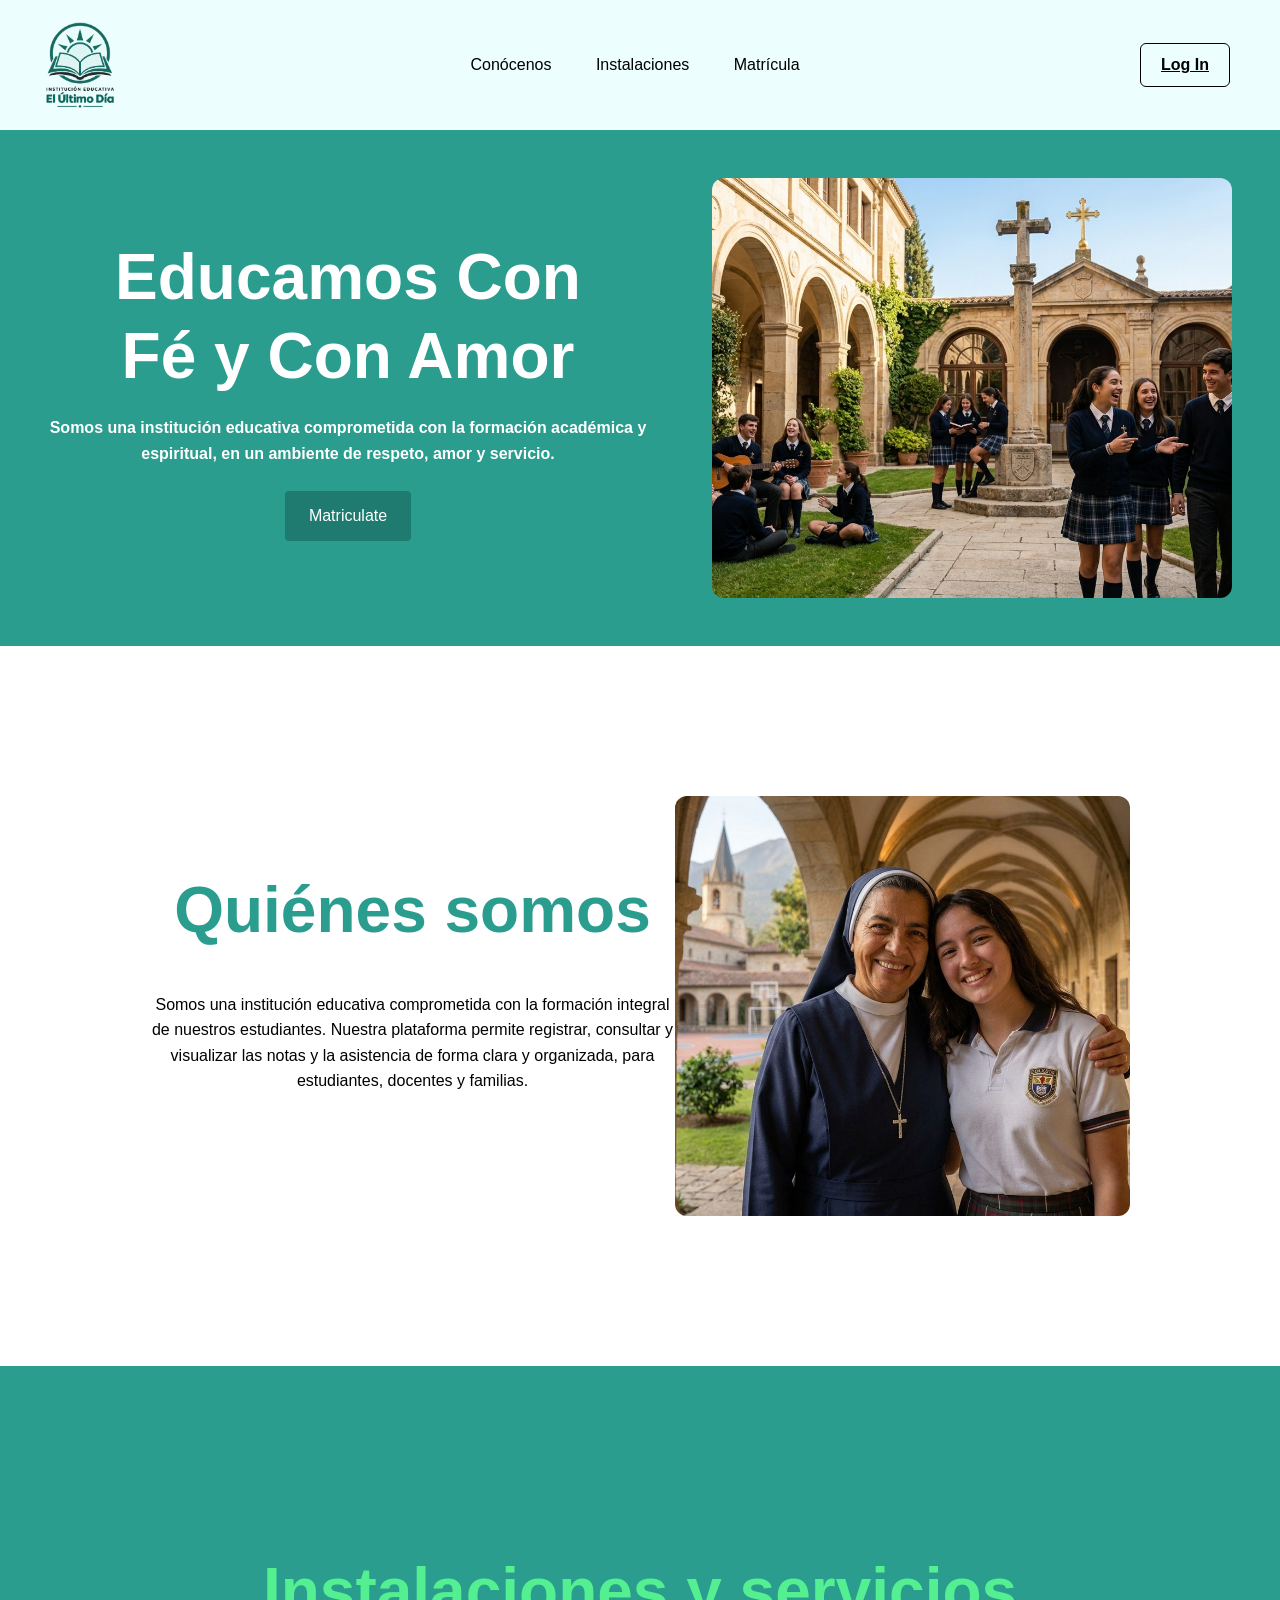
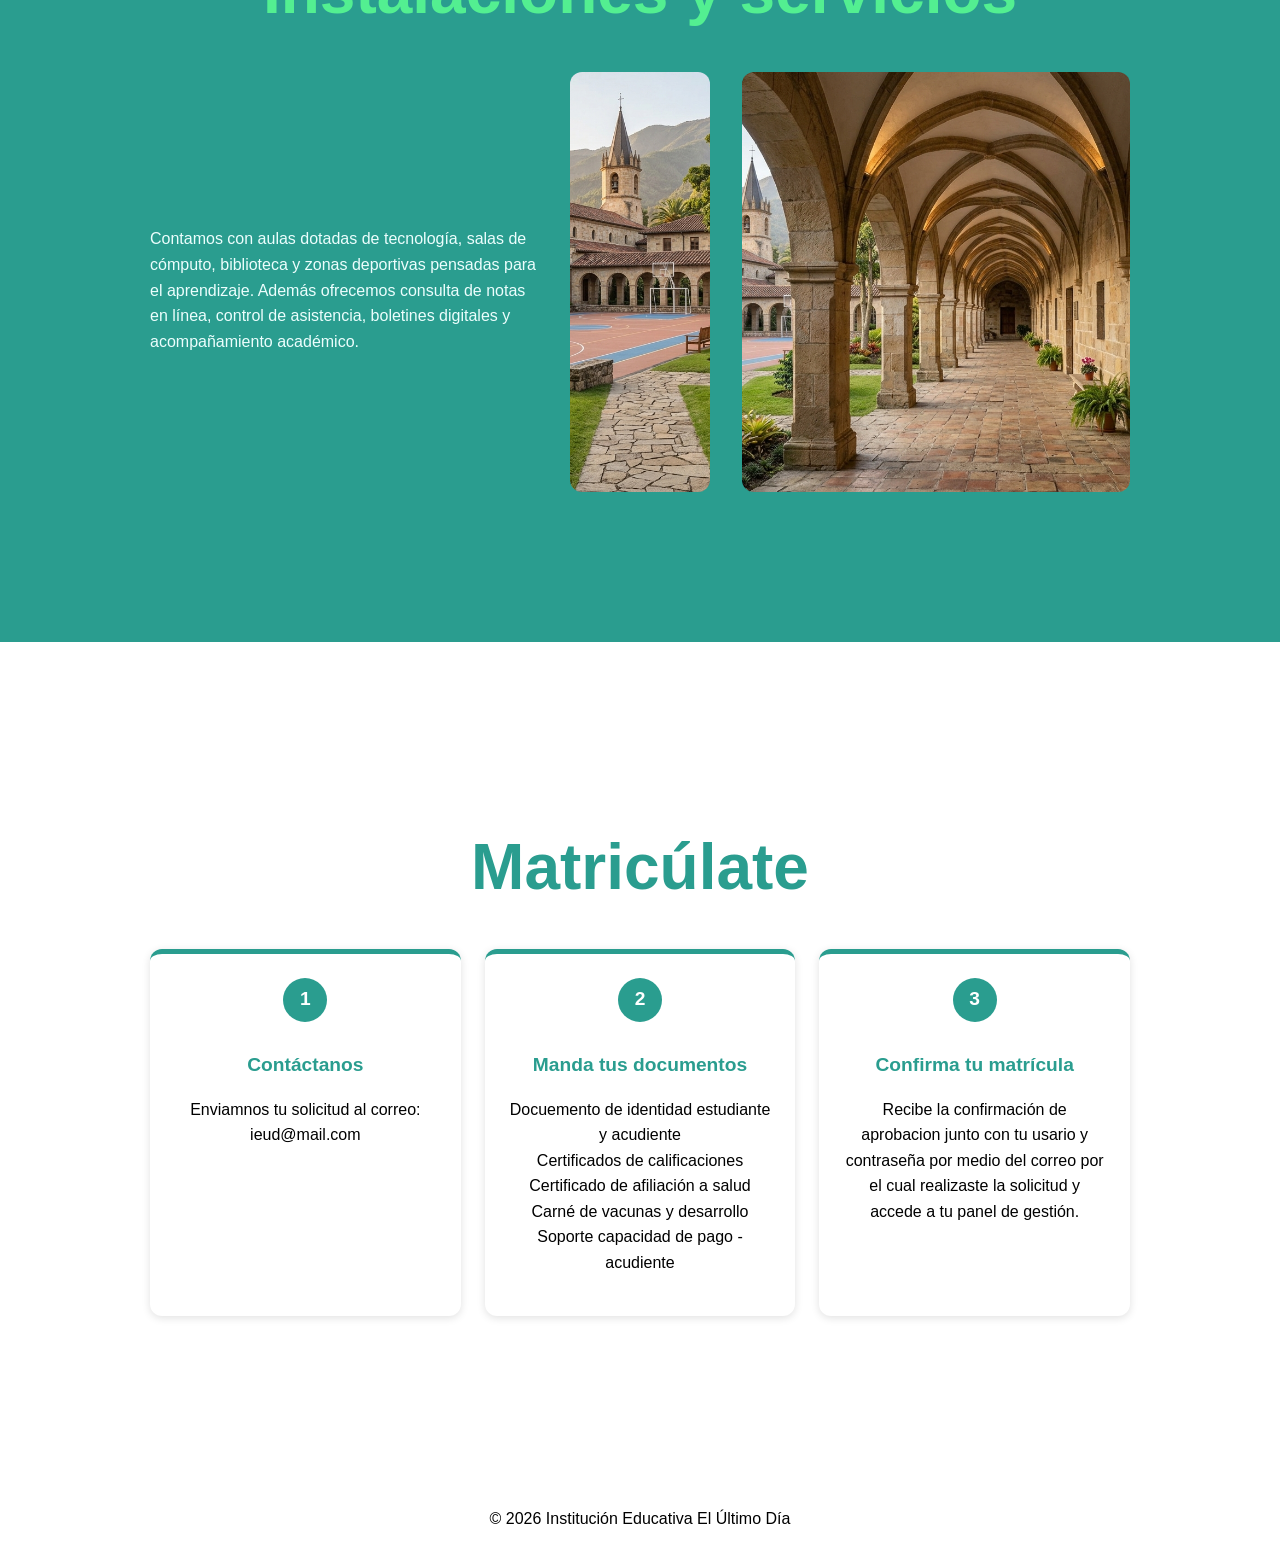
<file: index.html>
<!DOCTYPE html>
<html lang="en">
<head>
    <meta charset="UTF-8">
    <meta name="viewport" content="width=device-width, initial-scale=1.0">
    <link rel="stylesheet" href="style.css">
    <title>Inicio</title>
</head>
<body>
    <header class="navbar">
        <a href="#inicio" class="logo"><img src="imagenes/logo.png" alt="logo"></a>
        <nav class="opciones">
        <a href="#conocenos">Conócenos</a>
        <a href="#instalaciones">Instalaciones</a>
        <a href="#matricula">Matrícula</a>
        </nav>
        <a href="login.html" class="btn-login">Log In</a>
    </header>
   <main>
    <section id="inicio" class="hero">
      <div class="hero-texto">
        <h1>Educamos Con</h1>
        <h1>Fé y Con Amor</h1>
        <h2 class="hero-sub">Somos una institución educativa comprometida con la formación académica y espiritual, en un ambiente de respeto, amor y servicio.</h2>

        <a href="#matricula" class="btn-matriculate">Matriculate</a> 
      </div>

  <div class="hero-imagen">
    <img src="imagenes/estudiantes1.jpeg" alt="Estudiantes de la institución">
  </div>
</section>
    

    <section id="conocenos" class="seccion">
      
        <div class="division-img">
            <div class="conocenos-grid">
                <h2>Quiénes somos</h2>
                <p class="conocenos-grid">Somos una institución educativa comprometida con la formación integral de nuestros estudiantes. Nuestra plataforma permite registrar, consultar y visualizar las notas y la asistencia de forma clara y organizada, para estudiantes, docentes y familias.</p>
            </div>
            <div class="hero-imagen">
            <img src="imagenes/estudiantes2.jpeg" alt="Estudiante con Maestra">
            </div>
        </div>
    </section>

    <section id="instalaciones" class="seccion seccion-alt">
      <h2>Instalaciones y servicios</h2>
      <div class="instalaciones-grid">
        <p class="p2">Contamos con aulas dotadas de tecnología, salas de cómputo, biblioteca y zonas deportivas pensadas para el aprendizaje. Además ofrecemos consulta de notas en línea, control de asistencia, boletines digitales y acompañamiento académico.</p> 
         <div class="hero-imagen">
    <img src="imagenes/colegio1.jpeg" alt="Vista del colegio">
  </div>
   <div class="hero-imagen">
    <img src="imagenes/colegio2.jpeg" alt="Estudiantes de la institución">
  </div>
    </section>

    <section id="matricula" class="seccion">
      <h2>Matricúlate</h2>
      <ol class="pasos">
        <li class="paso">
          <span class="numero">1</span>
          <h3>Contáctanos</h3>
          <p class="p3">Enviamnos tu solicitud al correo: ieud@mail.com</p>
        </li>
        <li class="paso">
          <span class="numero">2</span>
          <h3>Manda tus documentos</h3>
          <p><ul>
                <li>
                    Docuemento de identidad estudiante y acudiente
                </li>

                <li>
                    Certificados de calificaciones
                </li>

                <li>
                    Certificado de afiliación a salud
                </li>

                <li>
                    Carné de vacunas y desarrollo
                </li>

                <li>
                    Soporte capacidad de pago - acudiente
                </li>
            </ul></p>
        </li>
        <li class="paso">
          <span class="numero">3</span>
          <h3>Confirma tu matrícula</h3>
          <p class="p3">Recibe la confirmación de aprobacion junto con tu usario y contraseña por medio del correo por el cual realizaste la solicitud y accede a tu panel de gestión.</p>
        </li>
      </ol>
    </section>
  </main>

  <footer class="pie">
    <p class="p3">&copy; 2026 Institución Educativa El Último Día</p>
  </footer>

</body>
</html>
</file>
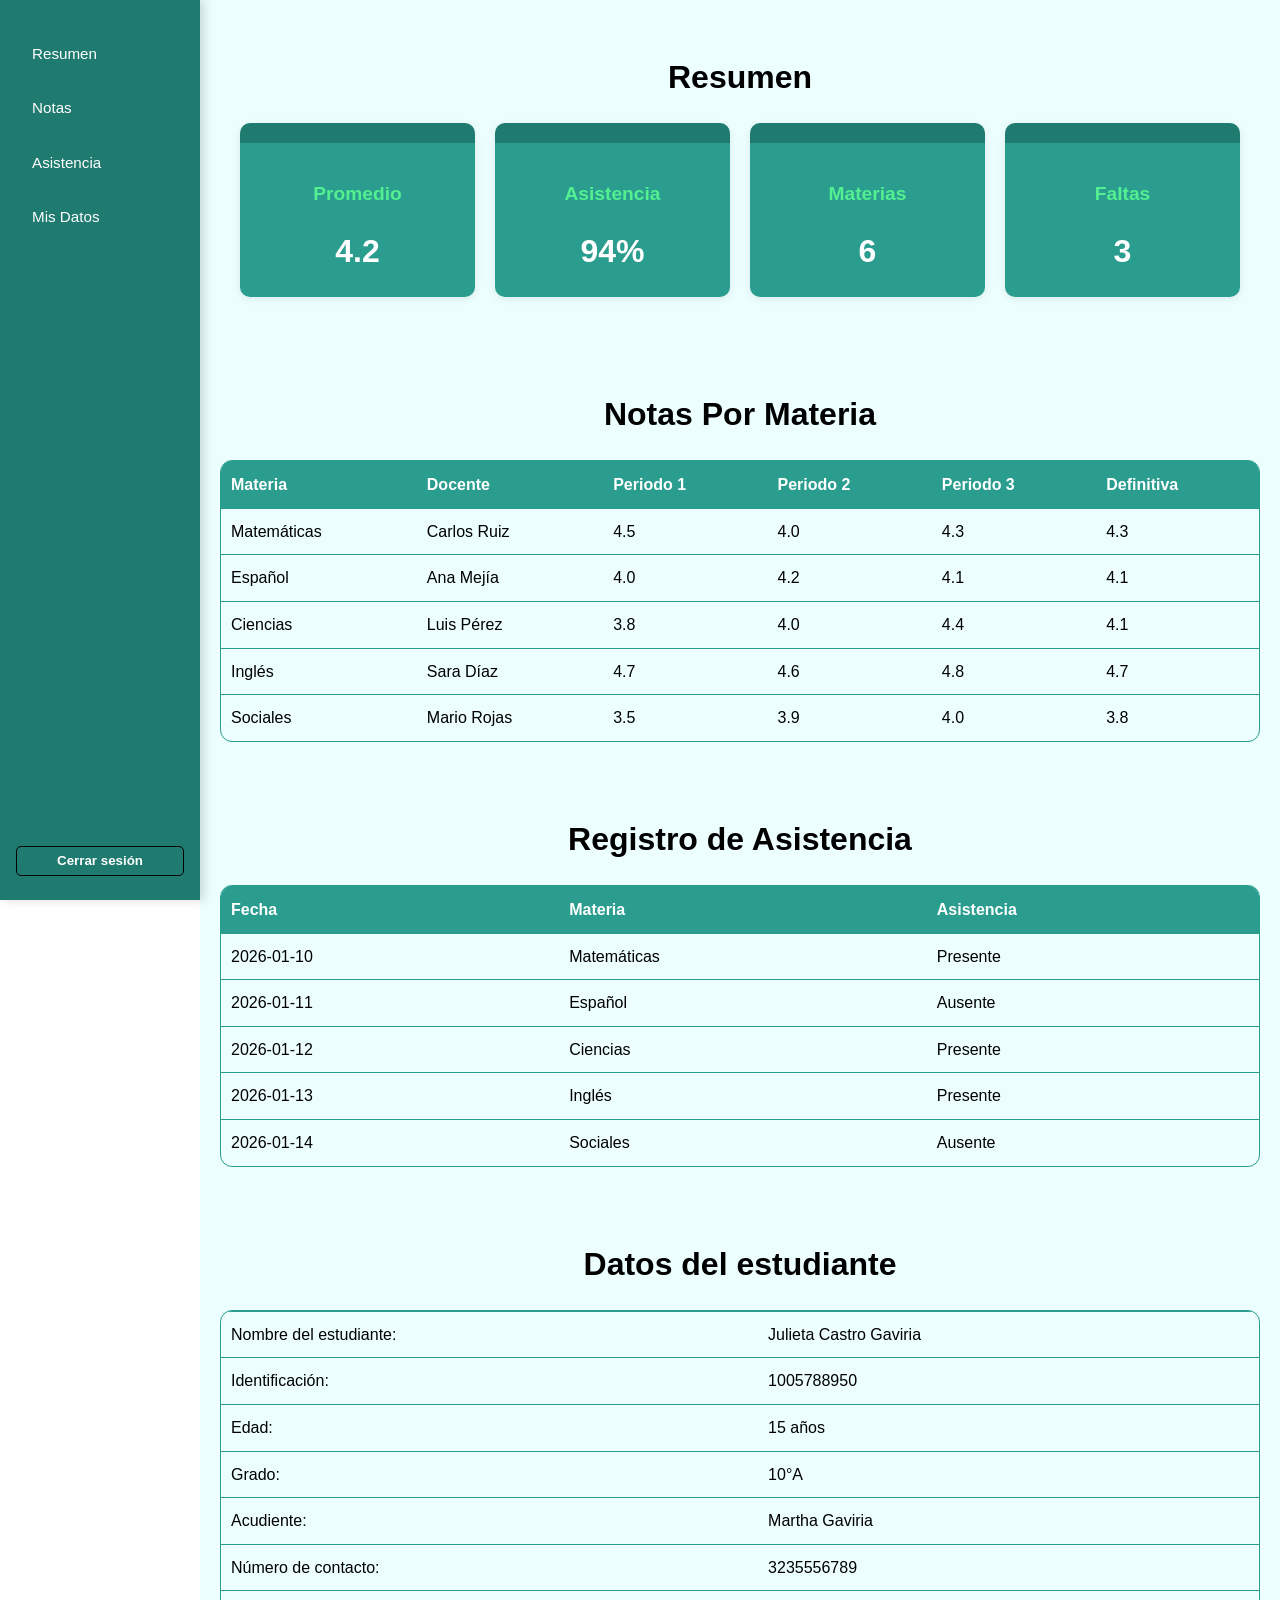
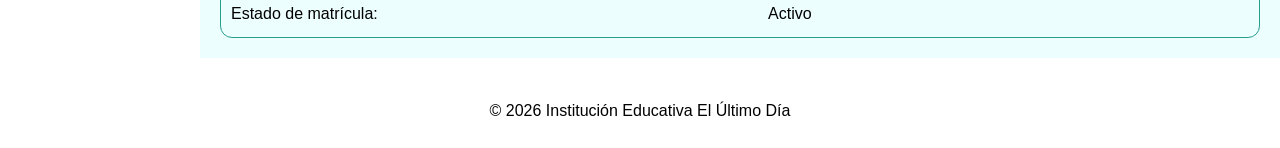
<file: admin.html>
<!DOCTYPE html>
<html lang="en">
<head>
    <meta charset="UTF-8">
    <meta name="viewport" content="width=device-width, initial-scale=1.0">
    <link rel="stylesheet" href="style.css">
    <title>Panel de administración</title>
</head>
<body>
    <header>
    <aside class="sidebar">
        <div class="sidebar-links">
        <ul>
            <li><a href="#resumen">Resumen</a></li>
            <li><a href="#notas">Notas</a></li>
            <li><a href="#asistencia">Asistencia</a></li>
            <li><a href="#datos">Mis Datos</a></li>
        </ul>
        </div>
        <button onclick="location.href='login.html'" class="btn-cerrar-sesion"> Cerrar sesión</button>
    </aside>
    </header>
    <main></main>
    <section id="resumen" class="content-admin">
        <h2>Resumen</h2>
        <div class="tarjetas">
            <article class="tarjeta"><h3>Promedio</h3><p class="dato">4.2</p></article>
            <article class="tarjeta"><h3>Asistencia</h3><p class="dato">94%</p></article>
            <article class="tarjeta"><h3>Materias</h3><p class="dato">6</p></article>
            <article class="tarjeta"><h3>Faltas</h3><p class="dato">3</p></article>
        </div>
    </section>
    <section class="content-admin" id="notas">
        <h2>Notas Por Materia</h2>
    <table>
        <thead>
          <tr><th>Materia</th><th>Docente</th><th>Periodo 1</th><th>Periodo 2</th><th>Periodo 3</th><th>Definitiva</th></tr>
        </thead>
        <tbody>
          <tr><td>Matemáticas</td><td>Carlos Ruiz</td><td>4.5</td><td>4.0</td><td>4.3</td><td>4.3</td></tr>
          <tr><td>Español</td><td>Ana Mejía</td><td>4.0</td><td>4.2</td><td>4.1</td><td>4.1</td></tr>
          <tr><td>Ciencias</td><td>Luis Pérez</td><td>3.8</td><td>4.0</td><td>4.4</td><td>4.1</td></tr>
          <tr><td>Inglés</td><td>Sara Díaz</td><td>4.7</td><td>4.6</td><td>4.8</td><td>4.7</td></tr>
          <tr><td>Sociales</td><td>Mario Rojas</td><td>3.5</td><td>3.9</td><td>4.0</td><td class="alerta">3.8</td></tr>
        </tbody>
    </table>
    </section>
    <section class="content-admin" id="asistencia">
        <h2>Registro de Asistencia</h2>
        <table>
            <thead>
                <tr><th>Fecha</th><th>Materia</th><th>Asistencia</th></tr>
            </thead>
            <tbody>
                <tr><td>2026-01-10</td><td>Matemáticas</td><td>Presente</td></tr>
                <tr><td>2026-01-11</td><td>Español</td><td>Ausente</td></tr>
                <tr><td>2026-01-12</td><td>Ciencias</td><td>Presente</td></tr>
                <tr><td>2026-01-13</td><td>Inglés</td><td>Presente</td></tr>
                <tr><td>2026-01-14</td><td>Sociales</td><td>Ausente</td></tr>
            </tbody>
        </table>
    </section>

    <section class="content-admin" id="datos">
        <h2>Datos del estudiante</h2>
        <table>
            <tbody>
                <tr><td>Nombre del estudiante:</td><td>Julieta Castro Gaviria</td></tr>
                <tr><td>Identificación: </td><td>1005788950</td></tr>
                <tr><td>Edad: </td><td>15 años</td></tr>
                <tr><td>Grado: </td><td>10°A</td></tr>
                <tr><td>Acudiente:</td><td>Martha Gaviria</td></tr>
                <tr><td>Número de contacto:</td><td>3235556789</td></tr>
                <tr><td>Estado de matrícula:</td><td>Activo</td></tr>
            </tbody>
        </table>
    </section>
      <footer class="pie">
    <p class="p3">&copy; 2026 Institución Educativa El Último Día</p>
  </footer>
</body>
</html>
</file>
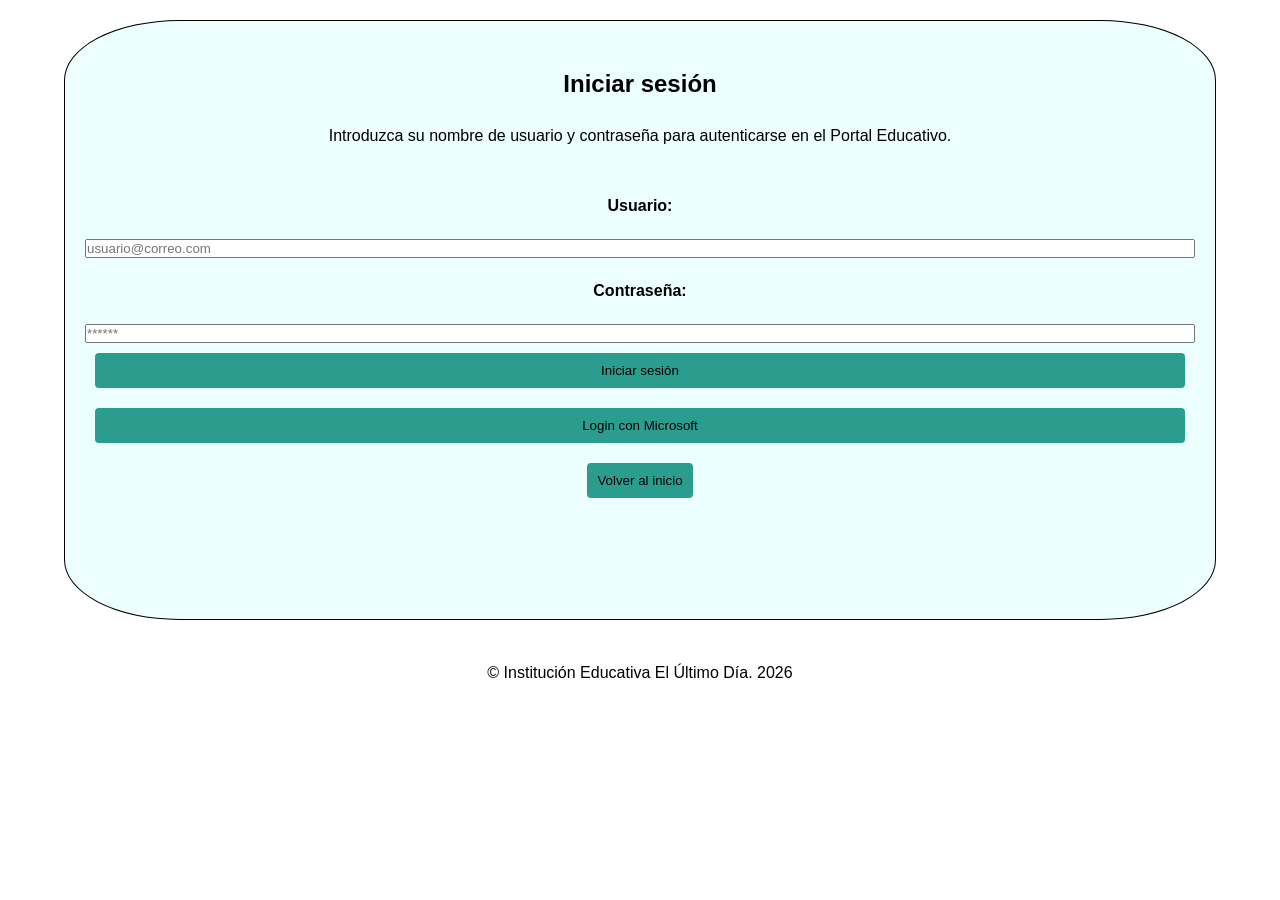
<file: login.html>
<!DOCTYPE html>
<html lang="en">
<head>
    <meta charset="UTF-8">
    <meta name="viewport" content="width=device-width, initial-scale=1.0">
    <link rel="stylesheet" href="style.css">
    <title>Inicio de sesión</title>
</head>
<body>
    <div class="login-container">
        <h2>Iniciar sesión</h2>
        <p>Introduzca su nombre de usuario y contraseña para autenticarse en el Portal Educativo.</p>
        <form action="admin.html" method="post">
            <label for="email">Usuario:</label>
            <input type="email" id="email" name="email" placeholder="usuario@correo.com" required>

            <label for="password">Contraseña:</label>
            <input type="password" id="password" name="password" placeholder="******" required>

            <button onclick="location.href='admin.html'" type="submit" class="inicio-sesion">Iniciar sesión</button>
            <button type="Login con Microsoft" class="inicio-sesion">Login con Microsoft</button>
        </form>
        <button onclick="location.href='index.html'" class="btn-login">Volver al inicio</button>
    </div>

    <footer class="pie">
        <p class="p3">&copy; Institución Educativa El Último Día. 2026</p>
    </footer>
</body>
</html>
</file>
<file: style.css>
/*estilos bases*/
* {
    margin: 0;
    padding: 0;
    box-sizing: border-box;
}

:root {
    --BaseColor1: #1f7a6f;
    --BaseColor2: #2a9d8f;
    --BaseColor4: #ecfefd;
    --letrasBase1: #FFFFFF;
    --letrasBase4: #000000;
    --BotonPrimario: #53ef91 ;
    --BotonSecundario: #E63946;
}

html {
    font-family: Arial, sans-serif;
    font-size: 16px;
    scroll-behavior: smooth;
}

body {
    line-height: 1.6;
}

h1 {
    color: var(--letrasBase1);
    font-size: 2rem;
    text-align: center;
    margin-top: 2rem;
}

h2 {
    color: var(--letrasBase1);
    font-size: 1.5rem;
    text-align: center;
    margin-top: 1.5rem;
}

h3 {
    color: var(--letrasBase4);
    font-size: 1.2rem;
    text-align: center;
    margin-top: 1rem;
}

p {
    color: var(--letrasBase4);
    font-size: 1rem;
    text-align: left;
    margin-top: 1rem;
}

a {
    color: var(--letrasBase4);
    text-decoration: underline;
}

ul,ol {
    list-style: none;
}

img, picture, video, canvas, svg {
    max-width: 100%;
    display: block;
}

.logo{
    margin-left: -1.25rem;
    display: flex;
    width: 6.25rem;
    height: fit-content;
}

.sidebar {
    display: flex;
    flex-direction: column;
    background-color: var(--BaseColor1);
    padding: 1.5rem 1rem;                 
    overflow-y: auto;
    height: 100%;
    width: 12.5rem;
    position: fixed;
    top: 0;
    left: 0;
    box-shadow: 4px 0 10px rgba(0, 0, 0, 0.15); 
}

.sidebar a {
    color: var(--letrasBase1);
    text-decoration: none;
    font-size: 0.95rem;
    font-weight: 500;
    padding: 0.75rem 1rem;
    margin: 0.375rem 0;
    border-radius: 8px;
    display: flex;
    align-items: center;
}

.sidebar-links {
    display: flex;
    flex-direction: column;
    width: 100%;
}

.sidebar a:hover{
    color: var(--BotonPrimario);
}

.navbar {
    display:flex;
    justify-content:space-between;
    align-items: center;
    background-color: var(--BaseColor4);
    padding: 0.9375rem 3.125rem;
    position: sticky;
    top: 0;
    z-index: 100;
}

.opciones a {
    display: inline-block;
    color: var(--letrasBase4);
    text-decoration: none;
    margin: 1.25rem;
}

.opciones a:hover {
    color: var(--BotonSecundario);
}

table {
    width: 100%;
    border-collapse: separate;
    border-spacing: 0;
    margin-top: 1.25rem;
    border-radius: 12px;
    overflow: hidden;
    border: 1px solid var(--BaseColor2);
}

table th,
table td {
    padding: 0.625rem;
    text-align: left;
    border-top: 1px solid var(--BaseColor2);
}

thead {
    background-color: var(--BaseColor2);
    color: var(--letrasBase1);
}

.btn-cerrar-sesion {
    padding: 0.5em 1.25em;
    background-color: var(--BaseColor1);
    border: 2px solid var(--BaseColor3); border-radius: 6px;
    color: var(--letrasBase1); font-weight: bold;
    border: 1px solid var(--letrasBase4);
    cursor: pointer;
    border-radius: 5px;
    margin-top: auto; 
    border: 1px solid var(--letrasBase4);
}

.btn-cerrar-sesion:hover {
    background-color: var(--BaseColor1);
}

.btn-login {
    display: inline-block;
    padding: 0.5em 1.25em;
    border: 2px solid var(--BaseColor3); border-radius: 6px;
    color: var(--BaseColor3); font-weight: bold;
    border: 1px solid var(--letrasBase4);
}

.btn-login:hover { background: var(--BaseColor3); color: var(--BaseColor1); }

.p2 {
    color: var(--BaseColor4);
}

.p3 {
    text-align: center;
 }

.pie { 
    padding: 1.5rem; 
    text-align: center; 
    background: var(--letrasBase1); 
    color: var(--letrasBase1); 
}

/*Estilos Mariana*/

.btn-matriculate{
    display: block;
    width: max-content;
    margin: 1.25rem auto 0 auto;
    background-color: var(--BaseColor1);
    color: var(--letrasBase1);
    border: none;
    text-decoration: none;
    padding: 0.75em 1.5em;
    cursor: pointer;
    border-radius: 5px;
    border: 1px solid var(--BaseColor2);
}

.btn-matriculate:hover {
    background: var(--BotonPrimario); 
    color: var(--letrasBase4); 
}

.matricula-div {
    align-content: center;
    display: flex;
    justify-content: center; 
    align-items: center;
} 
 
.hero {
    display: flex; 
    align-items: center;
    justify-content: space-between;
    min-height: 30rem; padding: 3rem;
    background: var(--BaseColor2);
    color: var(--letrasBase1);
}

.hero-texto {
    max-width: 37.5rem;
}

.hero h1 {
    font-size: 4rem;
    line-height: 1.1;
    margin: 0.5rem 0;
    color: var(--letrasBase1);
}

.hero .hero-sub {
    font-size: 1rem;
    margin-bottom: 1.5rem;
    color: var(--letrasBase1);
}

.hero-imagen img {
  width: 100%;
  max-width: 32.5rem;
  height: 26.25rem;
  object-fit: cover;
  border-radius: 12px;
}

.seccion { 
    padding: 9.375rem; 
    margin: 0 auto;
    display: block;
}

.seccion h2 {
    font-size: 4rem;
    margin-bottom: 1.875rem;
    color: var(--BaseColor2);
}

.division-img {
    display: flex;
    justify-content: space-between;
}

.conocenos-grid { 
    max-width: 37.5rem;
    text-align: center;
    margin-top: 4%;
}

.seccion-alt {
    max-width: none;
    background: var(--BaseColor2);
    color: var(--letrasBase1);
}

.seccion-alt h2 {
    color: var(--BotonPrimario);
}

.instalaciones-grid {
    display: grid;
    grid-template-columns: 1fr 8.75rem 1fr;
    gap: 2rem;
    align-items: center;
}

.pasos {
    list-style: none;
    display: grid;
    grid-template-columns: repeat(3, 1fr);
    gap: 1.5rem;
}

.paso {
    padding: 1.5rem; 
    text-align: center;
    background: var(--letrasBase1); 
    color: var(--letrasBase4);
    border-top: 5px solid var(--BaseColor2); 
    border-radius: 12px;
    box-shadow: 0 2px 8px rgba(0,0,0,0.12);
}

.paso h3 {
    margin-bottom: 0.5rem; 
    color: var(--BaseColor2);
}

.numero {
    display: inline-flex; 
    align-items: center; 
    justify-content: center;
    width: 2.75rem; height: 2.75rem; 
    margin-bottom: 0.75rem; 
    border-radius: 50%;
    background: var(--BaseColor2); 
    color: var(--letrasBase1);
    font-weight: bold; 
    font-size: 1.2rem;
}

/*estilos natalia*/
/*Login*/
.login-container{
    background-color: var(--BaseColor4);
    border-radius: 10%;
    padding: 1.25rem;
    margin: auto;
    min-height: 37.5rem;
    margin-top: 1.25rem;
    max-width: 90%;
    text-align: center;
    border: 1px solid var(--letrasBase4);
}
form{
    display: grid;
}
.login-container h2{
    color: var(--letrasBase4);
}
.login-container p{
    text-align: center;
    line-height: 1.5;
    padding: 0.3125rem;
    margin-bottom: 1.25rem;
}

.login-container label{
    padding: 1.25rem 0.125rem;
    font-weight: bold;
}
.login-container button{
    background-color:var(--BaseColor2);
    padding: 0.75em;
    border:none;
    border-radius: 4px ;
    font-weight: 200;
    margin: 0.625rem;
}
.login-container button:hover{
    background-color: var(--BotonPrimario);
}
footer{
    text-align: center;
}

/*estilos danna*/
.content-inicio{
    background-color: var(--BaseColor2)
}
.content-admin{
    background-color: var(--BaseColor4);
    padding: 1.25rem;
    flex: 1;
    margin-left: 12.5rem;
    display:flexbox;   
}
.content-admin h2{
    color: var(--letrasBase4);
    font-size: 2rem;
    text-align: center;
    margin-top: 2rem;
}
.tarjetas {
    background-color: var(--BaseColor4);
    padding: 1.25rem;
    flex: 1;
    display: grid; 
    grid-template-columns: repeat(4, 1fr);
    gap: 1.25rem;
}
.tarjeta {
    border-top: 20px solid var(--BaseColor1);
    padding: 1.25rem; 
    background: var(--BaseColor2); 
    border-radius: 10px;
    box-shadow: 0 2px 8px rgba(0,0,0,0.08);
}
.tarjeta h3 { margin-bottom: 0.5rem; color: var(--BotonPrimario);}
.dato { 
    font-size: 2rem;
    font-weight: bold;
    color: var(--letrasBase1);
    text-align: center;
}
</file>
